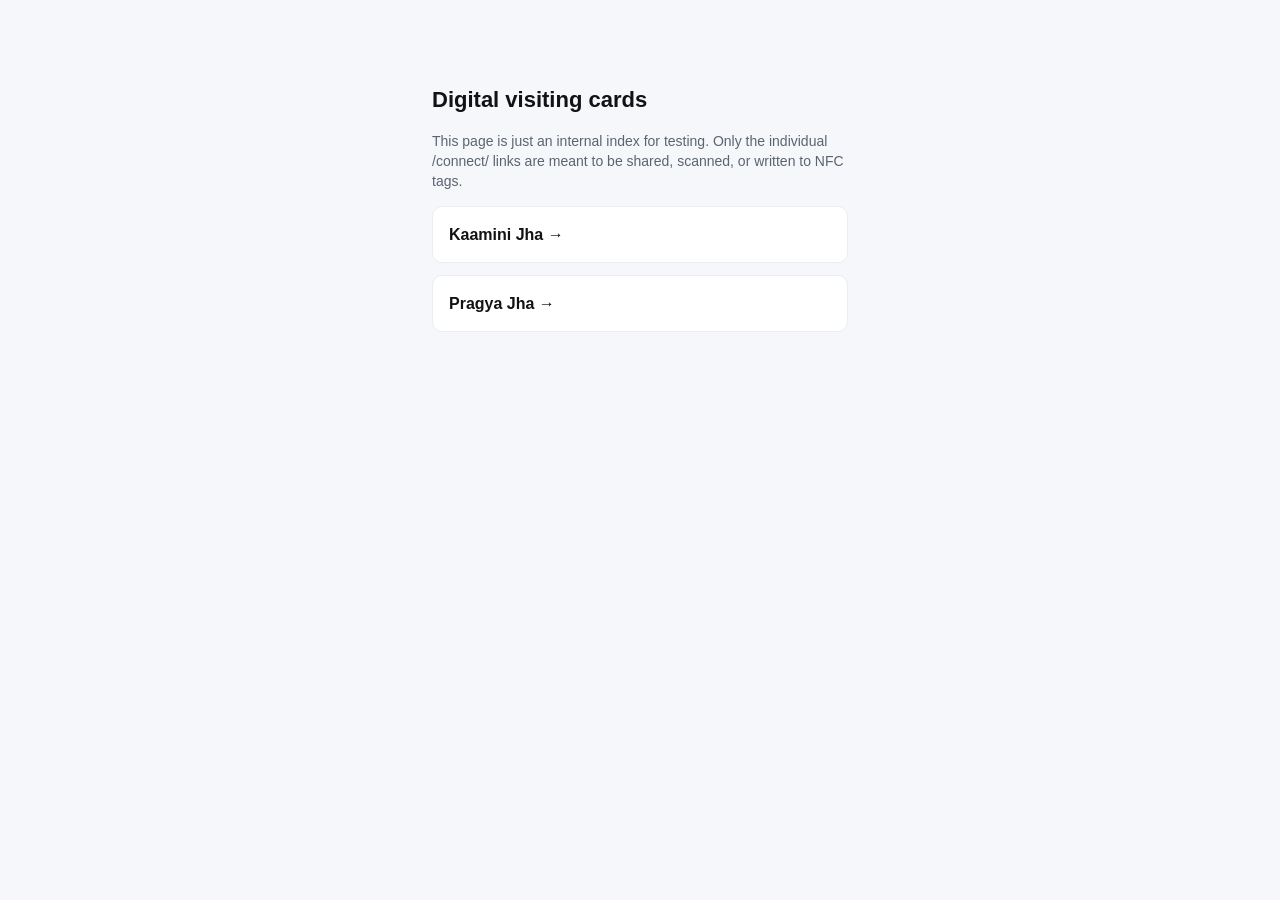
<file: index.html>
<!DOCTYPE html>
<html lang="en">
<head>
<meta charset="UTF-8">
<meta name="viewport" content="width=device-width, initial-scale=1">
<title>Posterity Consulting — Digital Cards</title>
<link rel="stylesheet" href="assets/styles.css">
</head>
<body>
  <div class="directory">
    <h1>Digital visiting cards</h1>
    <p style="color:var(--slate); font-size:14px;">This page is just an internal index for testing. Only the individual /connect/ links are meant to be shared, scanned, or written to NFC tags.</p>
    <a class="profile-link" href="connect/kaamini-jha/">Kaamini Jha →</a>
    <a class="profile-link" href="connect/pragya-jha/">Pragya Jha →</a>
  </div>
</body>
</html>
</file>
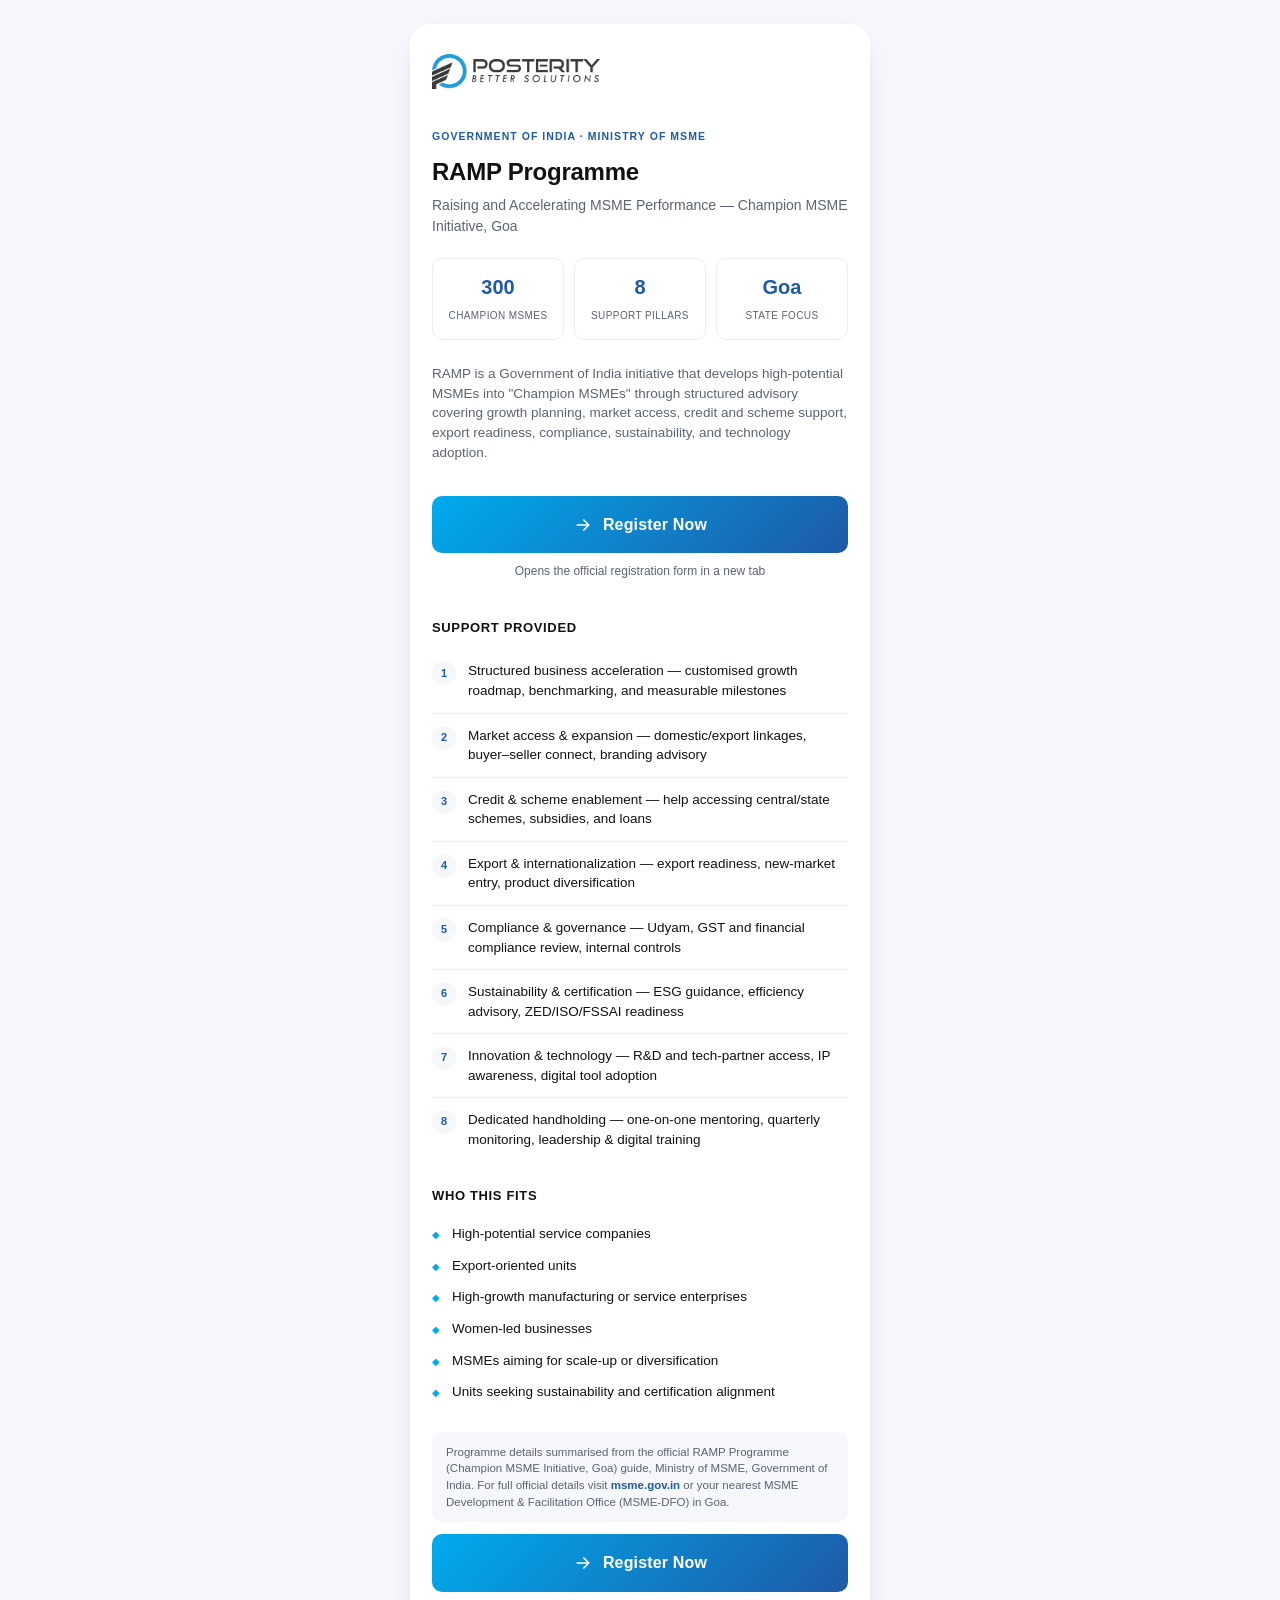
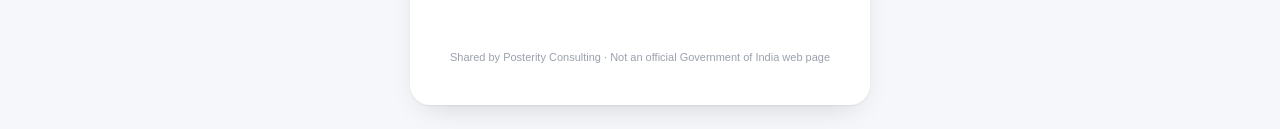
<file: ramp/index.html>
<!DOCTYPE html>
<html lang="en">
<head>
<meta charset="UTF-8">
<meta name="viewport" content="width=device-width, initial-scale=1, viewport-fit=cover">
<title>RAMP Programme — Champion MSME Initiative, Goa | Posterity Consulting</title>
<meta name="description" content="RAMP Programme (Raising and Accelerating MSME Performance) — Champion MSME Initiative for Goa. Programme overview and registration.">
<!-- No analytics, no tracking scripts, no cookies. -->
<link rel="stylesheet" href="../assets/styles.css">
<style>
  /* Page-specific additions, layered on top of the shared card stylesheet */
  .ramp-tag {
    display: inline-block;
    font-size: 10.5px;
    font-weight: 700;
    letter-spacing: 0.1em;
    text-transform: uppercase;
    color: var(--blue-bottom);
    margin: 0 0 10px;
  }
  .ramp-title {
    font-size: 24px;
    font-weight: 800;
    letter-spacing: -0.01em;
    margin: 0 0 6px;
    color: var(--ink);
  }
  .ramp-sub {
    font-size: 14px;
    color: var(--slate);
    margin: 0 0 22px;
  }
  .stat-row {
    display: grid;
    grid-template-columns: repeat(3, 1fr);
    gap: 10px;
    margin-bottom: 24px;
  }
  .stat {
    text-align: center;
    padding: 14px 6px;
    border: 1px solid var(--line);
    border-radius: var(--radius-sm);
  }
  .stat .num {
    font-size: 20px;
    font-weight: 800;
    color: var(--blue-bottom);
    display: block;
  }
  .stat .label {
    font-size: 10px;
    text-transform: uppercase;
    letter-spacing: 0.04em;
    color: var(--slate);
  }
  .section-heading {
    font-size: 13px;
    font-weight: 800;
    text-transform: uppercase;
    letter-spacing: 0.05em;
    color: var(--ink);
    margin: 26px 0 12px;
  }
  .pillar-list {
    list-style: none;
    margin: 0 0 22px;
    padding: 0;
  }
  .pillar-list li {
    display: flex;
    gap: 12px;
    padding: 12px 0;
    border-bottom: 1px solid var(--line);
    font-size: 13.5px;
    color: var(--ink);
  }
  .pillar-list li:last-child { border-bottom: none; }
  .pillar-num {
    flex: none;
    width: 24px;
    height: 24px;
    border-radius: 50%;
    background: var(--paper-dim);
    color: var(--blue-bottom);
    font-size: 11px;
    font-weight: 800;
    display: flex;
    align-items: center;
    justify-content: center;
  }
  .fit-list {
    margin: 0 0 24px;
    padding: 0;
    list-style: none;
  }
  .fit-list li {
    font-size: 13.5px;
    color: var(--ink);
    padding: 6px 0 6px 20px;
    position: relative;
  }
  .fit-list li::before {
    content: "◆";
    position: absolute;
    left: 0;
    color: var(--blue-top);
    font-size: 10px;
    top: 10px;
  }
  .register-btn {
    display: flex;
    align-items: center;
    justify-content: center;
    gap: 10px;
    width: 100%;
    padding: 17px 18px;
    background: linear-gradient(135deg, var(--blue-top), var(--blue-bottom));
    color: var(--paper);
    border-radius: var(--radius-sm);
    font-size: 16px;
    font-weight: 700;
    letter-spacing: 0.01em;
    margin-top: 4px;
  }
  .apply-note {
    text-align: center;
    font-size: 12px;
    color: var(--slate);
    margin: 10px 0 0;
  }
  .source-note {
    font-size: 11.5px;
    color: var(--slate);
    background: var(--paper-dim);
    border-radius: var(--radius-sm);
    padding: 12px 14px;
    margin: 22px 0 0;
  }
</style>
</head>
<body>
<div class="wrap">

  <header class="card-header">
    <div class="logo-mark">
      <img src="../assets/logo.png" alt="Posterity Consulting">
    </div>
    <p class="ramp-tag">Government of India · Ministry of MSME</p>
    <h1 class="ramp-title">RAMP Programme</h1>
    <p class="ramp-sub">Raising and Accelerating MSME Performance — Champion MSME Initiative, Goa</p>

    <div class="stat-row">
      <div class="stat"><span class="num">300</span><span class="label">Champion MSMEs</span></div>
      <div class="stat"><span class="num">8</span><span class="label">Support Pillars</span></div>
      <div class="stat"><span class="num">Goa</span><span class="label">State Focus</span></div>
    </div>

    <p style="font-size:13.5px; color:var(--slate); margin:0;">
      RAMP is a Government of India initiative that develops high-potential MSMEs
      into "Champion MSMEs" through structured advisory covering growth planning,
      market access, credit and scheme support, export readiness, compliance,
      sustainability, and technology adoption.
    </p>
  </header>

  <section class="save-block">
    <a class="register-btn" href="https://forms.gle/8DEk8EY1ueD8nphi9" target="_blank" rel="noopener">
      <svg viewBox="0 0 24 24" fill="none" width="20" height="20" aria-hidden="true"><path d="M5 12h14M13 6l6 6-6 6" stroke="currentColor" stroke-width="2" stroke-linecap="round" stroke-linejoin="round"/></svg>
      Register Now
    </a>
    <p class="apply-note">Opens the official registration form in a new tab</p>
  </section>

  <section style="padding: 6px var(--gutter) 4px;">
    <p class="section-heading">Support provided</p>
    <ul class="pillar-list">
      <li><span class="pillar-num">1</span><span>Structured business acceleration — customised growth roadmap, benchmarking, and measurable milestones</span></li>
      <li><span class="pillar-num">2</span><span>Market access &amp; expansion — domestic/export linkages, buyer&ndash;seller connect, branding advisory</span></li>
      <li><span class="pillar-num">3</span><span>Credit &amp; scheme enablement — help accessing central/state schemes, subsidies, and loans</span></li>
      <li><span class="pillar-num">4</span><span>Export &amp; internationalization — export readiness, new-market entry, product diversification</span></li>
      <li><span class="pillar-num">5</span><span>Compliance &amp; governance — Udyam, GST and financial compliance review, internal controls</span></li>
      <li><span class="pillar-num">6</span><span>Sustainability &amp; certification — ESG guidance, efficiency advisory, ZED/ISO/FSSAI readiness</span></li>
      <li><span class="pillar-num">7</span><span>Innovation &amp; technology — R&amp;D and tech-partner access, IP awareness, digital tool adoption</span></li>
      <li><span class="pillar-num">8</span><span>Dedicated handholding — one-on-one mentoring, quarterly monitoring, leadership &amp; digital training</span></li>
    </ul>

    <p class="section-heading">Who this fits</p>
    <ul class="fit-list">
      <li>High-potential service companies</li>
      <li>Export-oriented units</li>
      <li>High-growth manufacturing or service enterprises</li>
      <li>Women-led businesses</li>
      <li>MSMEs aiming for scale-up or diversification</li>
      <li>Units seeking sustainability and certification alignment</li>
    </ul>

    <p class="source-note">
      Programme details summarised from the official RAMP Programme (Champion
      MSME Initiative, Goa) guide, Ministry of MSME, Government of India. For
      full official details visit
      <a href="https://msme.gov.in" target="_blank" rel="noopener" style="color:var(--blue-bottom); font-weight:600;">msme.gov.in</a>
      or your nearest MSME Development &amp; Facilitation Office (MSME-DFO) in Goa.
    </p>
  </section>

  <section class="save-block" style="padding-bottom: 26px;">
    <a class="register-btn" href="https://forms.gle/8DEk8EY1ueD8nphi9" target="_blank" rel="noopener">
      <svg viewBox="0 0 24 24" fill="none" width="20" height="20" aria-hidden="true"><path d="M5 12h14M13 6l6 6-6 6" stroke="currentColor" stroke-width="2" stroke-linecap="round" stroke-linejoin="round"/></svg>
      Register Now
    </a>
  </section>

  <footer class="card-footer">
    <p class="fine-print">Shared by Posterity Consulting · Not an official Government of India web page</p>
  </footer>

</div>
</body>
</html>
</file>
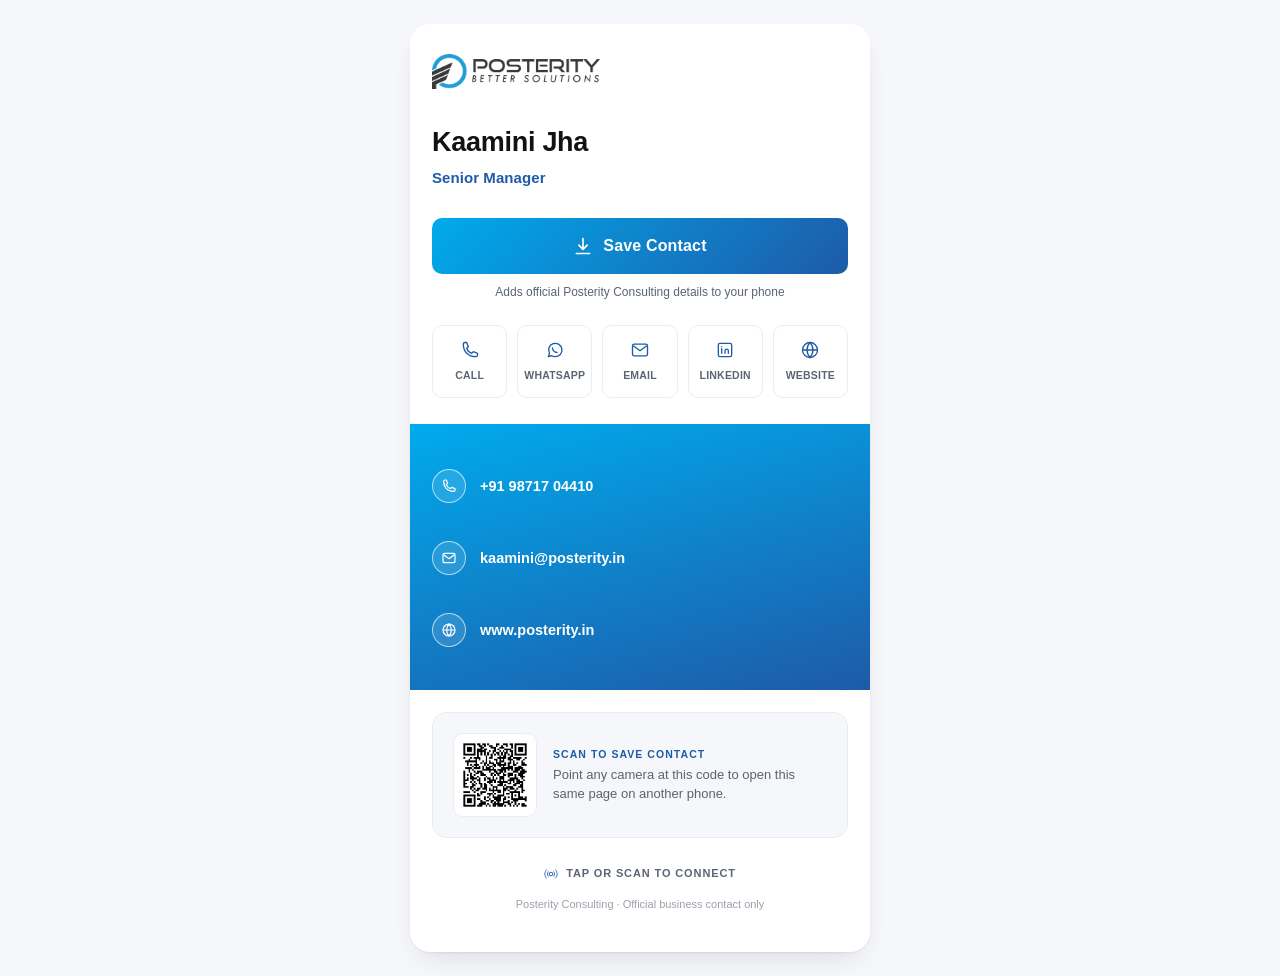
<file: connect/kaamini-jha/index.html>
<!DOCTYPE html>
<html lang="en">
<head>
<meta charset="UTF-8">
<meta name="viewport" content="width=device-width, initial-scale=1, viewport-fit=cover">
<title>Kaamini Jha — Posterity Consulting</title>
<meta name="description" content="Digital contact card for Kaamini Jha, Posterity Consulting.">
<!-- No analytics, no tracking scripts, no cookies. -->
<link rel="stylesheet" href="../../assets/styles.css">
</head>
<body>
<div class="wrap">

  <!-- ============== HEADER : logo / name / designation ============== -->
  <header class="card-header">
    <div class="logo-mark">
      <img src="../../assets/logo.png" alt="Posterity Consulting">
    </div>
    <h1 class="name">Kaamini Jha</h1>
    <p class="role">Senior Manager</p>
  </header>

  <!-- ============== SAVE CONTACT (primary action) ============== -->
  <section class="save-block">
    <a class="save-btn" href="../../contacts/kaamini-jha.vcf" download="Kaamini-Jha-Posterity-Consulting.vcf">
      <svg viewBox="0 0 24 24" fill="none" width="20" height="20" aria-hidden="true"><path d="M12 3v13m0 0l-5-5m5 5l5-5M4 21h16" stroke="currentColor" stroke-width="2" stroke-linecap="round" stroke-linejoin="round"/></svg>
      Save Contact
    </a>
    <p class="save-hint">Adds official Posterity Consulting details to your phone</p>
  </section>

  <!-- ============== QUICK ACTIONS ============== -->
  <nav class="actions" aria-label="Quick contact actions">
    <a class="action" href="tel:+919871704410">
      <svg viewBox="0 0 24 24" fill="none" aria-hidden="true"><path d="M4 5c0-1 1-2 2-2h2l2 5-2 2c1 3 3 5 6 6l2-2 5 2v2c0 1-1 2-2 2C10 20 4 14 4 5Z" stroke="currentColor" stroke-width="1.6" stroke-linejoin="round"/></svg>
      <span>Call</span>
    </a>
    <a class="action" href="https://wa.me/919871704410" target="_blank" rel="noopener">
      <svg viewBox="0 0 24 24" fill="none" aria-hidden="true"><path d="M4 20l1.4-4.1A8 8 0 1112 20a8 8 0 01-4-1.1L4 20Z" stroke="currentColor" stroke-width="1.6" stroke-linejoin="round"/><path d="M9 9.5c0 3 2.5 5.5 5.5 5.5" stroke="currentColor" stroke-width="1.6" stroke-linecap="round"/></svg>
      <span>WhatsApp</span>
    </a>
    <a class="action" href="mailto:kaamini@posterity.in">
      <svg viewBox="0 0 24 24" fill="none" aria-hidden="true"><rect x="3" y="5" width="18" height="14" rx="2" stroke="currentColor" stroke-width="1.6"/><path d="M4 7l8 6 8-6" stroke="currentColor" stroke-width="1.6" stroke-linejoin="round"/></svg>
      <span>Email</span>
    </a>
    <a class="action" href="https://www.linkedin.com/in/kaamini-jha/" target="_blank" rel="noopener">
      <svg viewBox="0 0 24 24" fill="none" aria-hidden="true"><rect x="4" y="4" width="16" height="16" rx="2" stroke="currentColor" stroke-width="1.6"/><path d="M8 10.5v5.5M8 8v.01M12 16v-3a2 2 0 014 0v3M12 13v3" stroke="currentColor" stroke-width="1.6" stroke-linecap="round"/></svg>
      <span>LinkedIn</span>
    </a>
    <a class="action" href="https://www.posterity.in" target="_blank" rel="noopener">
      <svg viewBox="0 0 24 24" fill="none" aria-hidden="true"><circle cx="12" cy="12" r="9" stroke="currentColor" stroke-width="1.6"/><path d="M3 12h18M12 3c2.5 2.5 3.5 6 3.5 9s-1 6.5-3.5 9c-2.5-2.5-3.5-6-3.5-9s1-6.5 3.5-9Z" stroke="currentColor" stroke-width="1.6"/></svg>
      <span>Website</span>
    </a>
  </nav>

  <!-- ============== DETAILS (blue gradient panel, matches print card) ============== -->
  <section class="details" aria-label="Contact details">
    <div class="detail-row">
      <span class="icon-circle">
        <svg viewBox="0 0 24 24" fill="none" aria-hidden="true"><path d="M4 5c0-1 1-2 2-2h2l2 5-2 2c1 3 3 5 6 6l2-2 5 2v2c0 1-1 2-2 2C10 20 4 14 4 5Z" stroke="currentColor" stroke-width="1.8" stroke-linejoin="round"/></svg>
      </span>
      <p class="detail-value">+91 98717 04410</p>
    </div>
    <div class="detail-row">
      <span class="icon-circle">
        <svg viewBox="0 0 24 24" fill="none" aria-hidden="true"><rect x="3" y="5" width="18" height="14" rx="2" stroke="currentColor" stroke-width="1.8"/><path d="M4 7l8 6 8-6" stroke="currentColor" stroke-width="1.8" stroke-linejoin="round"/></svg>
      </span>
      <p class="detail-value">kaamini@posterity.in</p>
    </div>
    <div class="detail-row">
      <span class="icon-circle">
        <svg viewBox="0 0 24 24" fill="none" aria-hidden="true"><circle cx="12" cy="12" r="9" stroke="currentColor" stroke-width="1.8"/><path d="M3 12h18M12 3c2.5 2.5 3.5 6 3.5 9s-1 6.5-3.5 9c-2.5-2.5-3.5-6-3.5-9s1-6.5 3.5-9Z" stroke="currentColor" stroke-width="1.8"/></svg>
      </span>
      <p class="detail-value"><a href="https://www.posterity.in" target="_blank" rel="noopener">www.posterity.in</a></p>
    </div>
  </section>

  <!-- ============== QR (same URL as the NFC tag) ============== -->
  <section class="qr-panel">
    <img src="../../qr/kaamini-jha-qr.png" alt="QR code linking to this contact page" width="84" height="84">
    <div class="qr-copy">
      <p class="eyebrow">Scan to save contact</p>
      <p>Point any camera at this code to open this same page on another phone.</p>
    </div>
  </section>

  <!-- ============== FOOTER ============== -->
  <footer class="card-footer">
    <span class="tap-cue">
      <svg viewBox="0 0 24 24" fill="none" aria-hidden="true"><circle cx="12" cy="12" r="3" stroke="currentColor" stroke-width="1.6"/><path d="M7 8a7 7 0 000 8M17 8a7 7 0 010 8M4 5a11 11 0 000 14M20 5a11 11 0 010 14" stroke="currentColor" stroke-width="1.4" stroke-linecap="round"/></svg>
      Tap or scan to connect
    </span>
    <p class="fine-print">Posterity Consulting · Official business contact only</p>
  </footer>

</div>
</body>
</html>
</file>
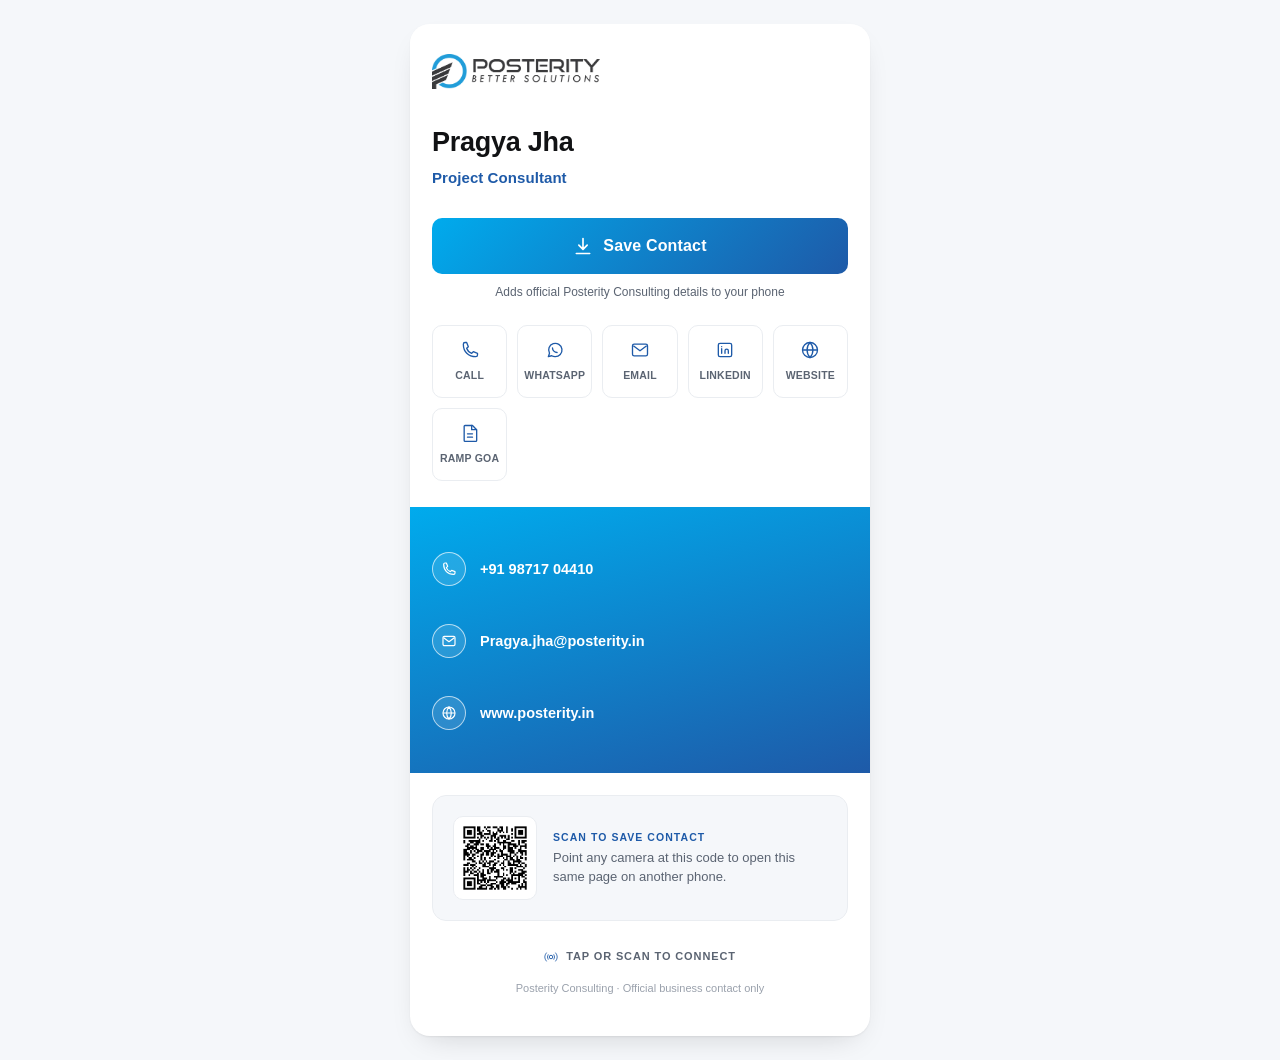
<file: connect/pragya-jha/index.html>
<!DOCTYPE html>
<html lang="en">
<head>
<meta charset="UTF-8">
<meta name="viewport" content="width=device-width, initial-scale=1, viewport-fit=cover">
<title>Pragya Jha — Posterity Consulting</title>
<meta name="description" content="Digital contact card for Pragya Jha, Posterity Consulting.">
<!-- No analytics, no tracking scripts, no cookies. -->
<link rel="stylesheet" href="../../assets/styles.css">
</head>
<body>
<div class="wrap">

  <!-- ============== HEADER : logo / name / designation ============== -->
  <header class="card-header">
    <div class="logo-mark">
      <img src="../../assets/logo.png" alt="Posterity Consulting">
    </div>
    <h1 class="name">Pragya Jha</h1>
    <p class="role">Project Consultant</p>
  </header>

  <!-- ============== SAVE CONTACT (primary action) ============== -->
  <section class="save-block">
    <a class="save-btn" href="../../contacts/pragya-jha.vcf" download="Pragya-Jha-Posterity-Consulting.vcf">
      <svg viewBox="0 0 24 24" fill="none" width="20" height="20" aria-hidden="true"><path d="M12 3v13m0 0l-5-5m5 5l5-5M4 21h16" stroke="currentColor" stroke-width="2" stroke-linecap="round" stroke-linejoin="round"/></svg>
      Save Contact
    </a>
    <p class="save-hint">Adds official Posterity Consulting details to your phone</p>
  </section>

  <!-- ============== QUICK ACTIONS ============== -->
  <nav class="actions" aria-label="Quick contact actions">
    <a class="action" href="tel:+919798186533">
      <svg viewBox="0 0 24 24" fill="none" aria-hidden="true"><path d="M4 5c0-1 1-2 2-2h2l2 5-2 2c1 3 3 5 6 6l2-2 5 2v2c0 1-1 2-2 2C10 20 4 14 4 5Z" stroke="currentColor" stroke-width="1.6" stroke-linejoin="round"/></svg>
      <span>Call</span>
    </a>
    <a class="action" href="https://wa.me/919798186533" target="_blank" rel="noopener">
      <svg viewBox="0 0 24 24" fill="none" aria-hidden="true"><path d="M4 20l1.4-4.1A8 8 0 1112 20a8 8 0 01-4-1.1L4 20Z" stroke="currentColor" stroke-width="1.6" stroke-linejoin="round"/><path d="M9 9.5c0 3 2.5 5.5 5.5 5.5" stroke="currentColor" stroke-width="1.6" stroke-linecap="round"/></svg>
      <span>WhatsApp</span>
    </a>
    <a class="action" href="mailto:Pragya.jha@posterity.in">
      <svg viewBox="0 0 24 24" fill="none" aria-hidden="true"><rect x="3" y="5" width="18" height="14" rx="2" stroke="currentColor" stroke-width="1.6"/><path d="M4 7l8 6 8-6" stroke="currentColor" stroke-width="1.6" stroke-linejoin="round"/></svg>
      <span>Email</span>
    </a>
    <a class="action" href="https://www.linkedin.com/in/pragya-j-607b87274/" target="_blank" rel="noopener">
      <svg viewBox="0 0 24 24" fill="none" aria-hidden="true"><rect x="4" y="4" width="16" height="16" rx="2" stroke="currentColor" stroke-width="1.6"/><path d="M8 10.5v5.5M8 8v.01M12 16v-3a2 2 0 014 0v3M12 13v3" stroke="currentColor" stroke-width="1.6" stroke-linecap="round"/></svg>
      <span>LinkedIn</span>
    </a>
    <a class="action" href="https://www.posterity.in" target="_blank" rel="noopener">
      <svg viewBox="0 0 24 24" fill="none" aria-hidden="true"><circle cx="12" cy="12" r="9" stroke="currentColor" stroke-width="1.6"/><path d="M3 12h18M12 3c2.5 2.5 3.5 6 3.5 9s-1 6.5-3.5 9c-2.5-2.5-3.5-6-3.5-9s1-6.5 3.5-9Z" stroke="currentColor" stroke-width="1.6"/></svg>
      <span>Website</span>
    </a>
    <a class="action" href="../../ramp/">
      <svg viewBox="0 0 24 24" fill="none" aria-hidden="true"><path d="M6 3h9l5 5v13a1 1 0 01-1 1H6a1 1 0 01-1-1V4a1 1 0 011-1Z" stroke="currentColor" stroke-width="1.6" stroke-linejoin="round"/><path d="M14 3v5h5M9 13h6M9 17h6" stroke="currentColor" stroke-width="1.6" stroke-linecap="round"/></svg>
      <span>RAMP Goa</span>
    </a>
  </nav>

  <!-- ============== DETAILS (blue gradient panel, matches print card) ============== -->
  <section class="details" aria-label="Contact details">
    <div class="detail-row">
      <span class="icon-circle">
        <svg viewBox="0 0 24 24" fill="none" aria-hidden="true"><path d="M4 5c0-1 1-2 2-2h2l2 5-2 2c1 3 3 5 6 6l2-2 5 2v2c0 1-1 2-2 2C10 20 4 14 4 5Z" stroke="currentColor" stroke-width="1.8" stroke-linejoin="round"/></svg>
      </span>
      <p class="detail-value">+91 98717 04410</p>
    </div>
    <div class="detail-row">
      <span class="icon-circle">
        <svg viewBox="0 0 24 24" fill="none" aria-hidden="true"><rect x="3" y="5" width="18" height="14" rx="2" stroke="currentColor" stroke-width="1.8"/><path d="M4 7l8 6 8-6" stroke="currentColor" stroke-width="1.8" stroke-linejoin="round"/></svg>
      </span>
      <p class="detail-value">Pragya.jha@posterity.in</p>
    </div>
    <div class="detail-row">
      <span class="icon-circle">
        <svg viewBox="0 0 24 24" fill="none" aria-hidden="true"><circle cx="12" cy="12" r="9" stroke="currentColor" stroke-width="1.8"/><path d="M3 12h18M12 3c2.5 2.5 3.5 6 3.5 9s-1 6.5-3.5 9c-2.5-2.5-3.5-6-3.5-9s1-6.5 3.5-9Z" stroke="currentColor" stroke-width="1.8"/></svg>
      </span>
      <p class="detail-value"><a href="https://www.posterity.in" target="_blank" rel="noopener">www.posterity.in</a></p>
    </div>
  </section>

  <!-- ============== QR (same URL as the NFC tag) ============== -->
  <section class="qr-panel">
    <img src="../../qr/pragya-jha-qr.png" alt="QR code linking to this contact page" width="84" height="84">
    <div class="qr-copy">
      <p class="eyebrow">Scan to save contact</p>
      <p>Point any camera at this code to open this same page on another phone.</p>
    </div>
  </section>

  <!-- ============== FOOTER ============== -->
  <footer class="card-footer">
    <span class="tap-cue">
      <svg viewBox="0 0 24 24" fill="none" aria-hidden="true"><circle cx="12" cy="12" r="3" stroke="currentColor" stroke-width="1.6"/><path d="M7 8a7 7 0 000 8M17 8a7 7 0 010 8M4 5a11 11 0 000 14M20 5a11 11 0 010 14" stroke="currentColor" stroke-width="1.4" stroke-linecap="round"/></svg>
      Tap or scan to connect
    </span>
    <p class="fine-print">Posterity Consulting · Official business contact only</p>
  </footer>

</div>
</body>
</html>
</file>
<file: assets/styles.css>
/* =========================================================================
   Posterity Consulting — Digital Visiting Card
   Shared stylesheet for /connect/<name>/index.html pages
   -------------------------------------------------------------------------
   Palette and layout are matched to the real printed Posterity business
   card: white top panel with logo + name/role, bright blue gradient
   bottom panel with contact details. Colours below were sampled directly
   from the card image, not invented.
   ========================================================================= */

:root {
  /* ---- Palette ----------------------------------------------------------
     Blue-top / Blue-bottom : the gradient from the printed card's footer bar
     Ink   : name / heading text — true near-black, as on the print card
     Slate : secondary/body text on white
     Paper : white
     Line  : hairline dividers on white sections
  ------------------------------------------------------------------------ */
  --blue-top:    #00ABED;
  --blue-bottom: #1E5AA8;
  --ink:         #111214;
  --slate:       #5B6472;
  --paper:       #FFFFFF;
  --paper-dim:   #F5F7FA;
  --line:        #EAEDF1;

  /* ---- Type ---------------------------------------------------------------
     Bold system sans throughout, matching the card's condensed geometric
     sans wordmark. No external font requests (keeps the page tracking-free).
  ------------------------------------------------------------------------ */
  --font-body: -apple-system, BlinkMacSystemFont, "Segoe UI", "Helvetica Neue", Arial, sans-serif;

  --radius: 14px;
  --radius-sm: 10px;
  --shadow-card: 0 1px 2px rgba(17,18,20,0.06), 0 12px 32px -16px rgba(17,18,20,0.22);
  --gutter: 22px;
  --max-width: 460px;
}

* { box-sizing: border-box; }

html { -webkit-text-size-adjust: 100%; }

body {
  margin: 0;
  background: var(--paper-dim);
  color: var(--ink);
  font-family: var(--font-body);
  line-height: 1.45;
  -webkit-font-smoothing: antialiased;
}

.wrap {
  max-width: var(--max-width);
  margin: 0 auto;
  min-height: 100vh;
  background: var(--paper);
  box-shadow: var(--shadow-card);
  display: flex;
  flex-direction: column;
}

a { color: inherit; text-decoration: none; }

/* ---------- Header panel : white, logo + name/role -----------------------*/
.card-header {
  background: var(--paper);
  color: var(--ink);
  padding: 30px var(--gutter) 26px;
}

.logo-mark {
  width: 168px;
  margin-bottom: 34px;
}

.logo-mark img {
  width: 100%;
  height: auto;
  display: block;
}

.name {
  font-family: var(--font-body);
  font-size: 27px;
  font-weight: 800;
  letter-spacing: -0.01em;
  margin: 0 0 4px;
  color: var(--ink);
}

.role {
  font-size: 15px;
  font-weight: 600;
  color: var(--blue-bottom);
  margin: 0;
  letter-spacing: 0.005em;
}

/* ---------- Save Contact primary action -----------------------------------*/
.save-block {
  padding: 4px var(--gutter) 6px;
}

.save-btn {
  display: flex;
  align-items: center;
  justify-content: center;
  gap: 10px;
  width: 100%;
  padding: 16px 18px;
  background: linear-gradient(135deg, var(--blue-top), var(--blue-bottom));
  color: var(--paper);
  border-radius: var(--radius-sm);
  font-size: 16px;
  font-weight: 700;
  letter-spacing: 0.01em;
  border: none;
  cursor: pointer;
  min-height: 52px;
}

.save-btn svg { flex: none; }

.save-hint {
  text-align: center;
  font-size: 12px;
  color: var(--slate);
  margin: 10px 0 0;
}

/* ---------- Quick action row -----------------------------------------------*/
.actions {
  display: grid;
  grid-template-columns: repeat(auto-fit, minmax(72px, 1fr));
  gap: 10px;
  padding: 18px var(--gutter) 4px;
}

.action {
  display: flex;
  flex-direction: column;
  align-items: center;
  justify-content: center;
  gap: 8px;
  padding: 14px 4px;
  border: 1px solid var(--line);
  border-radius: var(--radius-sm);
  min-height: 64px;
  background: var(--paper);
}

.action:active { background: var(--paper-dim); }

.action svg { width: 20px; height: 20px; color: var(--blue-bottom); }

.action span {
  font-size: 10.5px;
  font-weight: 600;
  letter-spacing: 0.02em;
  color: var(--slate);
  text-transform: uppercase;
}

/* ---------- Details panel : the blue gradient bar from the print card ------
   Mirrors the bottom band of the physical card: bright gradient, bold
   white text, icon in a soft circle outline.
--------------------------------------------------------------------------*/
.details {
  margin-top: 22px;
  background: linear-gradient(165deg, var(--blue-top), var(--blue-bottom));
  padding: 26px var(--gutter) 24px;
}

.detail-row {
  display: flex;
  align-items: center;
  gap: 14px;
  padding: 11px 0;
}

.detail-row .icon-circle {
  width: 34px;
  height: 34px;
  border-radius: 50%;
  border: 1.4px solid rgba(255,255,255,0.65);
  background: rgba(255,255,255,0.12);
  display: flex;
  align-items: center;
  justify-content: center;
  flex: none;
}

.detail-row svg {
  width: 16px;
  height: 16px;
  color: var(--paper);
}

.detail-value {
  font-size: 14.5px;
  font-weight: 700;
  color: var(--paper);
  word-break: break-word;
}

.detail-value a { color: var(--paper); }

/* ---------- QR panel ---------------------------------------------------------*/
.qr-panel {
  margin: 22px var(--gutter) 4px;
  border: 1px solid var(--line);
  border-radius: var(--radius);
  padding: 20px;
  display: flex;
  align-items: center;
  gap: 16px;
  background: var(--paper-dim);
}

.qr-panel img {
  width: 84px;
  height: 84px;
  background: var(--paper);
  border-radius: var(--radius-sm);
  padding: 6px;
  border: 1px solid var(--line);
}

.qr-copy .eyebrow {
  font-size: 10.5px;
  font-weight: 700;
  letter-spacing: 0.1em;
  text-transform: uppercase;
  color: var(--blue-bottom);
  margin: 0 0 4px;
}

.qr-copy p {
  margin: 0;
  font-size: 13px;
  color: var(--slate);
}

/* ---------- Footer -------------------------------------------------------------*/
.card-footer {
  margin-top: auto;
  padding: 22px var(--gutter) 28px;
  text-align: center;
}

.card-footer .tap-cue {
  display: inline-flex;
  align-items: center;
  gap: 8px;
  font-size: 11px;
  font-weight: 600;
  letter-spacing: 0.08em;
  text-transform: uppercase;
  color: var(--slate);
}

.card-footer .tap-cue svg { width: 14px; height: 14px; color: var(--blue-bottom); }

.card-footer .fine-print {
  font-size: 11px;
  color: #9AA1AC;
  margin-top: 10px;
}

/* ---------- Directory (root index.html) -----------------------------------------*/
.directory {
  max-width: var(--max-width);
  margin: 60px auto;
  padding: 0 var(--gutter);
  font-family: var(--font-body);
}

.directory h1 {
  font-weight: 800;
  font-size: 22px;
}

.directory a.profile-link {
  display: block;
  padding: 16px;
  border: 1px solid var(--line);
  border-radius: var(--radius-sm);
  margin-bottom: 12px;
  background: var(--paper);
  font-weight: 600;
}

/* ---------- Accessibility / motion -----------------------------------------------*/
.save-btn:focus-visible,
.action:focus-visible,
a:focus-visible {
  outline: 2px solid var(--blue-bottom);
  outline-offset: 2px;
}

@media (prefers-reduced-motion: reduce) {
  * { animation: none !important; transition: none !important; }
}

@media (min-width: 480px) {
  body { padding: 24px 0; }
  .wrap { border-radius: 20px; overflow: hidden; min-height: auto; }
}
</file>
